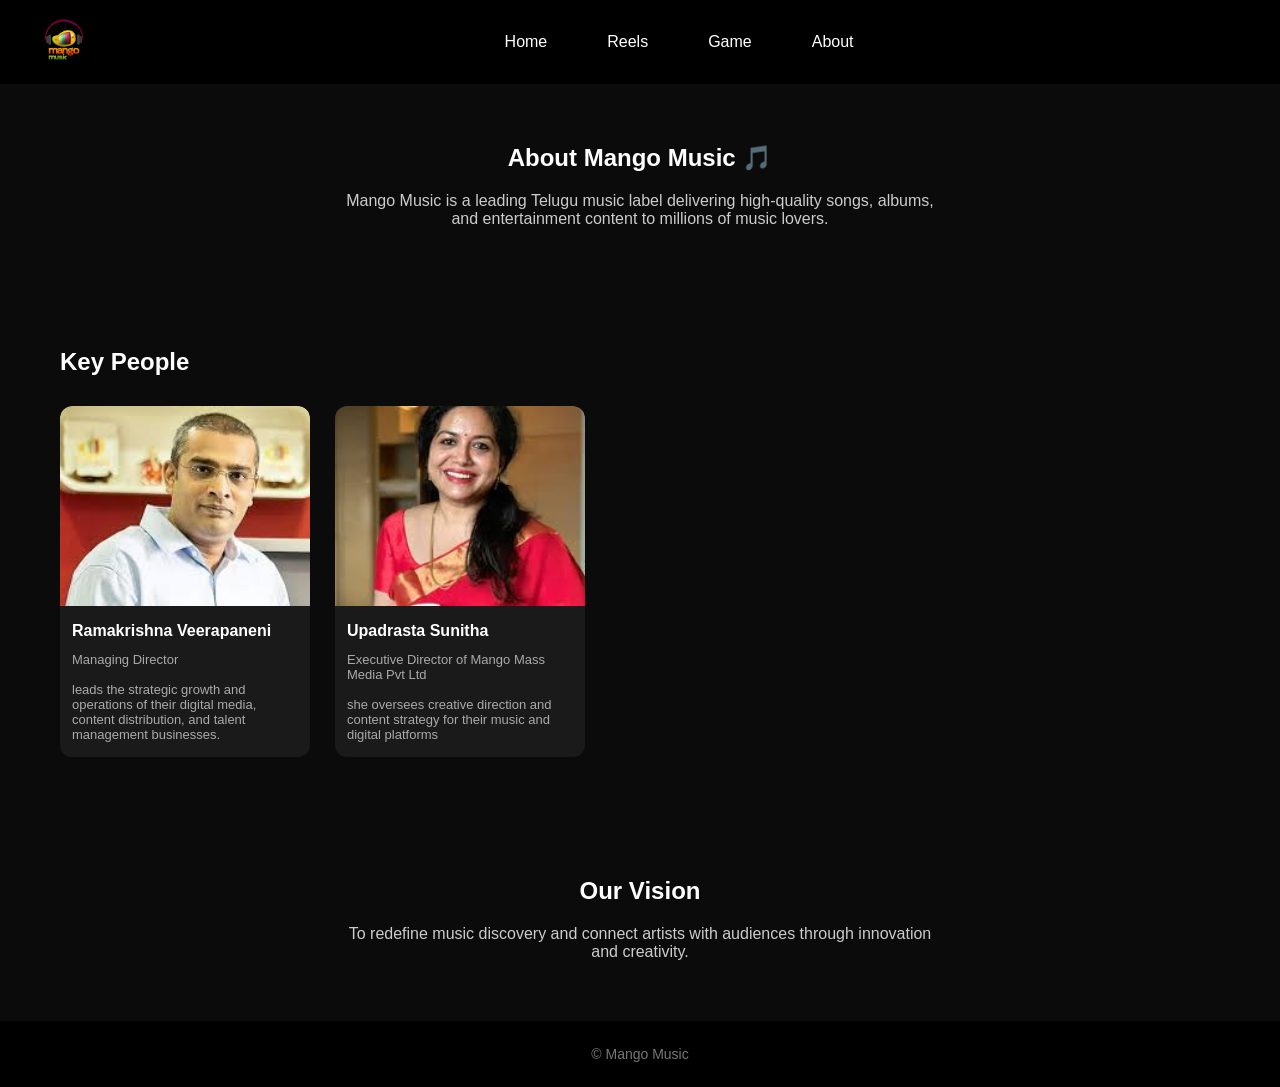
<file: about.html>
<!DOCTYPE html>
<html lang="en">
<head>
  <meta charset="UTF-8">
  <title>About - Mango Music</title>
  <link rel="stylesheet" href="style.css">
</head>

<body>

<!-- NAVBAR -->
<header class="navbar">
  <div class="logo-container">
    <img src="logo.png" alt="Logo">
  </div>

  <nav>
    <a href="index.html">Home</a>
    <a href="reels.html">Reels</a>
    <a href="game.html">Game</a>
    <a href="about.html">About</a>
  </nav>
</header>

<!-- ABOUT SECTION -->
<section class="about">
  <h1>About Mango Music 🎵</h1>
  <p>
    Mango Music is a leading Telugu music label delivering high-quality songs,
    albums, and entertainment content to millions of music lovers.
  </p>
</section>

<!-- TEAM SECTION -->
<section class="team">
  <h2>Key People</h2>

  <div class="cards">

    <!-- Ram -->
    <div class="card">
      <img src="ram.jpg" alt="Ram Veerapaneni">
      <h3>Ramakrishna Veerapaneni</h3>
      <p>Managing Director</p>
      <p>leads the strategic growth and operations of their digital media, content distribution, and talent management businesses.</p>
    </div>

    <!-- Sunitha -->
    <div class="card">
      <img src="sunitha.jpg" alt="Sunitha">
      <h3>Upadrasta Sunitha</h3>
      <p>Executive Director of Mango Mass Media Pvt Ltd</p>
      <p>she oversees creative direction and content strategy for their music and digital platforms</p>
    </div>

  </div>
</section>

<!-- VISION SECTION -->
<section class="about">
  <h2>Our Vision</h2>
  <p>
    To redefine music discovery and connect artists with audiences
    through innovation and creativity.
  </p>
</section>

<!-- FOOTER -->
<footer>
  <p>© Mango Music</p>
</footer>

</body>
</html>
</file>
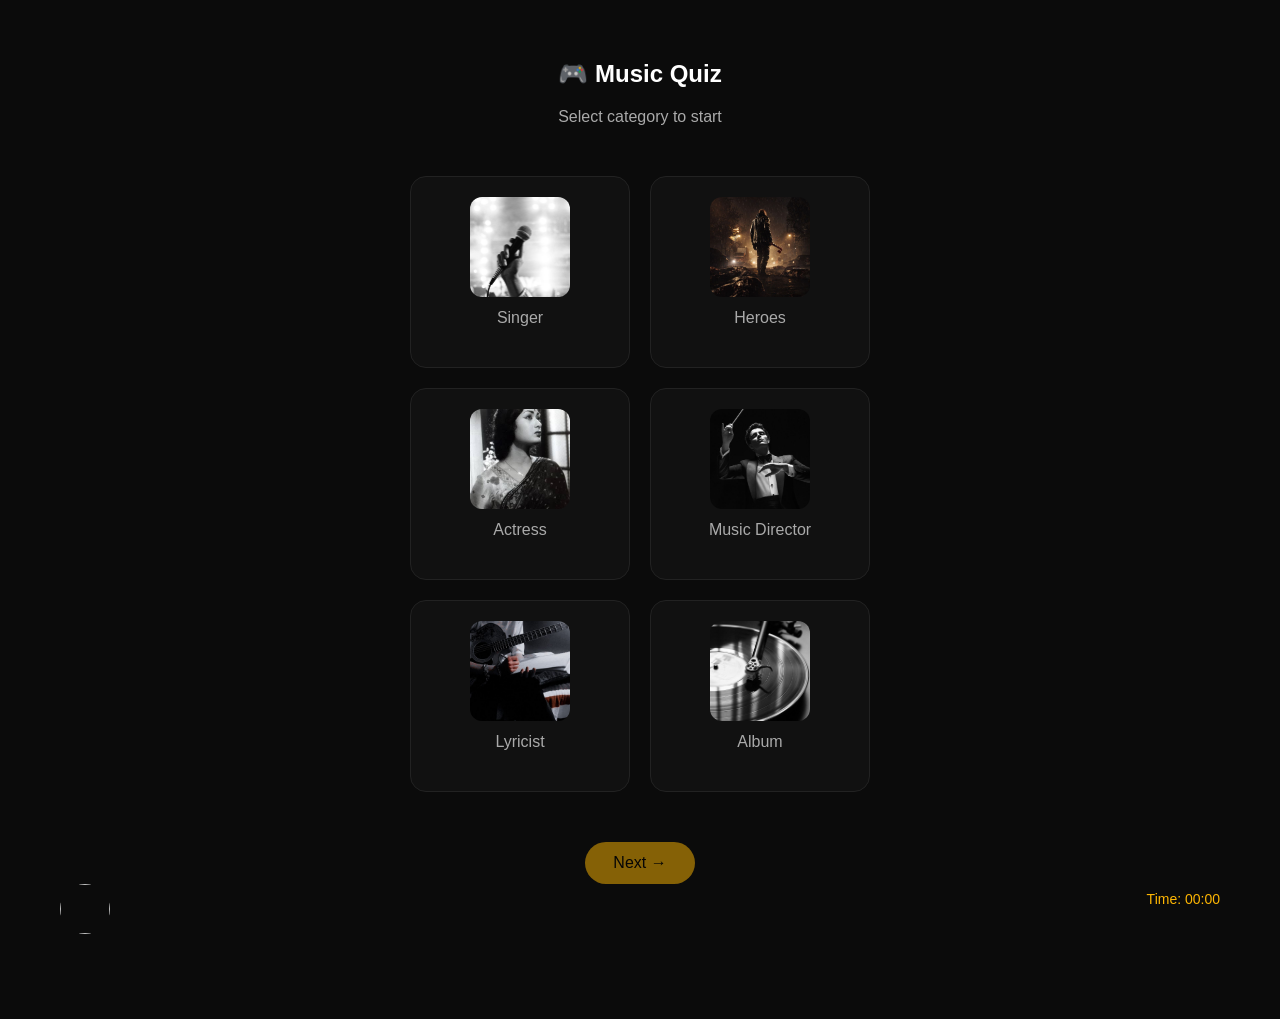
<file: game.html>
<link rel="stylesheet" href="style.css">
<body onload="showHome()"></body>
<section class="game">

  <h2>🎮 Music Quiz</h2>
  <p id="stepText">Select category to start</p>
 
  <!-- ========================= -->
  <!-- ✅ STEP 1: CATEGORY -->
  <!-- ========================= -->
  <div id="categorySection">

    <div class="category-grid">

      <div class="cat-card" onclick="selectCategory('singer', this)">
        <img src="singer.jpg">
        <p>Singer</p>
      </div>

      <div class="cat-card" onclick="selectCategory('heroes', this)">
        <img src="heros.jpg">
        <p>Heroes</p>
      </div>

      <div class="cat-card" onclick="selectCategory('actress', this)">
        <img src="actress.jpg">
        <p>Actress</p>
      </div>

      <div class="cat-card" onclick="selectCategory('composer', this)">
        <img src="composer.jpg">
        <p>Music Director</p>
      </div>

      <div class="cat-card" onclick="selectCategory('lyricist', this)">
        <img src="lyricist.jpg">
        <p>Lyricist</p>
      </div>

      <div class="cat-card" onclick="selectCategory('album', this)">
        <img src="album.jpg">
        <p>Album</p>
      </div>

    </div>

    <!-- NEXT BUTTON -->
    <div class="next-container">
      <button class="next-btn" onclick="goNext()" disabled>Next →</button>
    </div>

  </div>

  <!-- ========================= -->
  <!-- ✅ STEP 2: PERSON -->
  <!-- ========================= -->
  <div id="personSection" class="hidden">

    <h2 id="personTitle">Choose</h2>

    <input 
      type="text" 
      id="personSearch" 
      placeholder="Search..." 
      onkeyup="filterPersons()"
    >

    <div id="personList" class="person-grid"></div>

    <!-- BACK + NEXT -->
    <div class="person-actions">
      <button class="back-btn" onclick="goBack()">← Back</button>
      <button class="next-btn" onclick="startQuizFromPerson()" disabled>Next →</button>
    </div>

  </div>

  <!-- ========================= -->
  <!-- ✅ STEP 3: QUIZ -->
  <!-- ========================= -->
   <div class="quiz-header">
  <img id="quizPersonImg">
  <p id="timer">Time: 00:00</p>
</div>
<div id="quizArea" class="hidden">

  <h3 id="question"></h3>

  <button id="playBtn">▶ Play Audio</button>

  <div id="options"></div>
<p id="errorMsg" style="color:red;"></p>
  <!-- ✅ ADD HERE ONLY -->
  <div class="quiz-controls">
    
    <button onclick="nextQuestion()">Next →</button>
  </div>

</div>

  <!-- ========================= -->
  <!-- ✅ STEP 4: RESULT -->
  <!-- ========================= -->
  <div id="finalResult" class="hidden"></div>

</section>
<!-- ✅ SCRIPT MUST BE AT END -->
 <div id="resultBox" class="hidden result-box">
  <canvas id="confetti"></canvas>

  <div class="result-content">
    <img id="resultImg">
    <h2 id="resultName"></h2>

    <h1>🎉 Congratulations!</h1>
    <p>Quiz Completed</p>

    <h3 id="resultScore"></h3>
    <p id="resultTime"></p>
    <p id="resultQuote"></p>
     <p class="home-link" onclick="goHome()">← Go back to Categories</p>
  </div>
</div>

<div id="tournamentSection" style="display:none;">

  <h2>🔥 Weekly Tournament</h2>

  <div id="heroSelect" class="hero-select">

    <div class="hero-card" onclick="selectHero('allu')">
      <img src="hero1.jpg">
      <p>Allu Arjun</p>
    </div>

    <div class="vs-text">VS</div>

    <div class="hero-card" onclick="selectHero('nani')">
      <img src="hero2.jpg">
      <p>Nani</p>
    </div>

  </div>

  <div id="tournamentQuiz" style="display:none;">
    <h3 id="tQuestion"></h3>
    <div id="tOptions"></div>
    <p id="tTimer">Time: 30</p>
  </div>

</div>

<script src="script.js"></script>
</file>
<file: style.css>
/* RESET */
* {
  margin: 0;
  padding: 0;
  box-sizing: border-box;
}

body {
  font-family: 'Segoe UI', sans-serif;
  background-color: #0b0b0b;
  color: #ffffff;
}
.game p {
  margin-bottom: 20px;
}

#playBtn {
  margin-bottom: 25px;
}
 .category {
  display: flex;
  gap: 15px;
  justify-content: center;
  margin-bottom: 20px;
}

.person-list {
  display: flex;
  flex-wrap: wrap;
  gap: 20px;
  justify-content: center;
}

.person {
  text-align: center;
  cursor: pointer;
}

.person img {
  width: 120px;
  height: 120px;
  border-radius: 50%;

  object-fit: cover;
  object-position: top; /* 🔥 KEY FIX */

  border: 3px solid gold;
}

.person p {
  margin-top: 5px;
}

#options button {
  display: block;
  margin: 10px auto;
  width: 250px;
}
.category-grid {
  display: grid;
  grid-template-columns: repeat(2, 1fr);
  gap: 20px;
  padding: 20px;
}

/* CATEGORY GRID */
.category-grid {
  display: grid;
  grid-template-columns: repeat(2, 1fr);
  gap: 30px;
  max-width: 500px;
  margin: 30px auto;
}

/* CATEGORY CARD (BUTTON STYLE) */
/* ===== CATEGORY GRID ===== */
.category-grid {
  display: grid;
  grid-template-columns: repeat(2, 1fr);
  gap: 30px;
  max-width: 500px;
  margin: 30px auto;
}

/* ===== CATEGORY CARD ===== */
.cat-card {
  background: #111;
  padding: 20px;
  border-radius: 16px;
  cursor: pointer;
  border: 1px solid #222;
  transition: all 0.3s ease;
  text-align: center;
}

/* IMAGE */
.cat-card img {
  width: 100%;
  height: 150px;
  object-fit: cover;
  border-radius: 12px;
}

/* TEXT */
.cat-card p {
  margin-top: 12px;
  font-size: 16px;
}

/* HOVER */
.cat-card:hover {
  transform: scale(1.05);
  border: 1px solid #ffb400;
}
.cat-card img {
  pointer-events: none;
}
/* PERSON GRID */
.person-grid {
  display: grid;
  grid-template-columns: repeat(3, 1fr);
  gap: 25px;
  max-width: 500px;
  margin: 25px auto;
}

/* PERSON CARD */
.person {
  text-align: center;
  cursor: pointer;
  transition: 0.3s;
}

/* IMAGE */
.person img {
  width: 80px;
  height: 80px;
  border-radius: 50%;
  object-fit: cover;
  transition: 0.3s;
}

/* NAME */
.person p {
  margin-top: 8px;
  font-size: 14px;
}

/* HOVER */
.person:hover img {
  transform: scale(1.1);
}

/* ACTIVE (SELECTED) */
.person.active img {
  border: 3px solid #ffb703;
  box-shadow: 0 0 15px #ffb703;
  transform: scale(1.1);
}
/* NEXT BUTTON CONTAINER */
.next-container {
  display: flex;
  justify-content: center; /* center alignment */
  margin-top: 30px;
}

/* NEXT BUTTON */
.next-btn {
  background: #ffb703;
  color: black;
  border: none;
  padding: 12px 28px;
  border-radius: 30px;
  font-size: 16px;
  cursor: pointer;
  transition: 0.3s;
}

/* DISABLED STYLE (important fix) */
.next-btn:disabled {
  background: #ffb703; /* keep yellow */
  opacity: 0.5;        /* slightly faded */
  cursor: not-allowed;
}

/* HOVER */
/* ONLY ACTIVE BUTTON CAN HOVER */
.next-btn.active {
  opacity: 1;
  cursor: pointer;
  box-shadow: 0 0 15px #ffb703;
}

.next-btn.active:hover {
  transform: scale(1.05);
}
/* PERSON SECTION */
#personSection {
  text-align: center;
  margin-top: 30px;
}

/* SEARCH BOX */
#personSearch {
  padding: 10px;
  width: 250px;
  border-radius: 20px;
  border: none;
  margin: 15px 0;
}

/* GRID */
.person-grid {
  display: grid;
  grid-template-columns: repeat(3, 1fr);
  gap: 25px;
  max-width: 500px;
  margin: auto;
}

/* PERSON */
.person {
  cursor: pointer;
  text-align: center;
}

/* IMAGE */
.person img {
  width: 80px;
  height: 80px;
  border-radius: 50%;
  object-fit: cover;
}

/* ACTIVE */
.person.active img {
  border: 3px solid #ffb703;
  box-shadow: 0 0 15px #ffb703;
}
/* BUTTON CONTAINER */
.person-actions {
  display: flex;
  justify-content: center;
  gap: 20px;
  margin-top: 25px;
}

/* BACK BUTTON */
.back-btn {
  background: transparent;
  color: white;
  border: 1px solid #555;
  padding: 10px 22px;
  border-radius: 25px;
  cursor: pointer;
  transition: 0.3s;
}

.back-btn:hover {
  border-color: #ffb703;
  color: #ffb703;
}

/* NEXT BUTTON (PERSON SCREEN) */
.person-actions .next-btn {
  background: #ffb703;
  color: black;
  border: none;
  padding: 10px 22px;
  border-radius: 25px;
  opacity: 0.4;
  cursor: not-allowed;
  transition: 0.3s;
}

/* ACTIVE */
.person-actions .next-btn.active {
  opacity: 1;
  cursor: pointer;
  box-shadow: 0 0 12px #ffb703;
}
/* ✅ ACTIVE (IMPORTANT) */
.cat-card.active {
  border: 2px solid #ffb400;
  background: #1a1a1a;
  transform: scale(1.05);
  box-shadow: 0 0 20px rgba(255, 180, 0, 0.6);
}
.person-grid {
  display: grid;
  grid-template-columns: repeat(2, 1fr);
  gap: 20px;
  padding: 20px;
}

.person img {
  width: 80px;
  height: 80px;
  border-radius: 50%;
  object-fit: cover;
}

.hidden {
  display: none;
}
/* NAVBAR FIXED */
.navbar {
  display: flex;
  align-items: center;
  justify-content: space-between;
  padding: 15px 40px;
  background: #000;
}

/* LOGO */
.logo-container img {
  height: 45px;
}

/* SEARCH CENTER */
.search-container {
  flex: 1;
  display: flex;
  justify-content: center;
}

#searchInput {
  width: 300px;
  padding: 10px 15px;
  border-radius: 25px;
  border: none;
  outline: none;
}

/* NAV LINKS */
nav {
  display: flex;
  align-items: center;
}

nav a {
  color: white;
  margin-left: 25px;
  text-decoration: none;
  font-size: 16px;
}

nav a:hover {
  color: #ffb703;
}

.logo-container img {
  height: 50px;
}

nav a {
  color: #fff;
  margin-left: 30px;
  text-decoration: none;
  font-size: 16px;
  transition: 0.3s;
}

nav a:hover {
  color: #ffb703;
}
/* SEARCH BOX WITH ICON */
.search-box {
  position: relative;
  width: 300px;
}

.search-box input {
  width: 100%;
  padding: 10px 40px 10px 15px; /* space for icon */
  border-radius: 25px;
  border: none;
  outline: none;
}

.search-icon {
  position: absolute;
  right: 15px;
  top: 50%;
  transform: translateY(-50%);
  font-size: 16px;
  color: #555;
}
/* HERO SECTION */
.hero {
  height: 85vh;
  background: url('assets/images/hero.jpg') center/cover no-repeat;
  display: flex;
  align-items: center;
  justify-content: center;
  text-align: center;
  position: relative;
}

.hero::after {
  content: "";
  position: absolute;
  width: 100%;
  height: 100%;
  background: rgba(0,0,0,0.6);
  top: 0;
  left: 0;
}

.hero-content {
  position: relative;
  z-index: 2;
}

.hero h2 {
  font-size: 48px;
  margin-bottom: 15px;
}

.hero p {
  font-size: 18px;
  color: #ccc;
}

.hero button {
  margin-top: 25px;
  padding: 12px 25px;
  border: none;
  border-radius: 25px;
  background: #ffb703;
  color: #000;
  font-size: 16px;
  cursor: pointer;
  transition: 0.3s;
}

.hero button:hover {
  transform: scale(1.05);
}
.hero::after {
  background: rgba(0,0,0,0.6);
}
/* GENERAL SECTIONS */
section {
  padding: 60px;
}

h2 {
  margin-bottom: 20px;
}

/* CARDS (Trending + Team) */
.cards {
  display: flex;
  gap: 25px;
  flex-wrap: wrap;
}

.card {
  background: #1a1a1a;
  border-radius: 12px;
  overflow: hidden;
  width: 220px;
  transition: 0.3s;
  cursor: pointer;
}

.card:hover {
  transform: translateY(-8px);
}

.card img {
  width: 100%;
  height: 180px;
  object-fit: cover;
  object-position: top; /* IMPORTANT FIX */
  border-top-left-radius: 12px;
  border-top-right-radius: 12px;
}

.card h3 {
  margin: 12px;
  font-size: 16px;
}

.card p {
  margin: 0 12px 15px;
  font-size: 13px;
  color: #aaa;
}

/* MOOD SECTION */
/* MOOD GRID */
.mood-grid {
  display: flex;
  flex-wrap: wrap;
  gap: 15px;
  margin-top: 20px;
}

/* MOOD BUTTONS */
.mood-grid button {
  padding: 10px 18px;
  border-radius: 25px;
  border: 1px solid #333;
  background: transparent;
  color: #ccc;
  cursor: pointer;
  transition: 0.3s;
}

/* HOVER EFFECT */
.mood-grid button:hover {
  background: #ffb703;
  color: black;
  border-color: #ffb703;
}

/* GAME SECTION */
.game {
  text-align: center;
}

.game p {
  color: #aaa;
  margin-bottom: 20px;
}

.game-btn {
  background: #ffb703;
  padding: 12px 30px;
  border-radius: 30px;
  border: none;
  font-size: 16px;
  cursor: pointer;
  transition: 0.3s;
}

.game-btn:hover {
  transform: scale(1.05);
}

/* ABOUT PAGE */
.about {
  padding: 60px;
  text-align: center;
}

.about h1, .about h2 {
  margin-bottom: 20px;
}

.about p {
  max-width: 600px;
  margin: auto;
  color: #ccc;
}
/* SECTION WRAPPER */
.mood-section {
  padding: 60px 80px;
}

/* HEADING FIX */
.section-title {
  margin-bottom: 25px;
  font-size: 28px;
}

/* CENTER ALIGN GRID */
.mood-grid {
  display: flex;
  flex-wrap: wrap;
  gap: 15px;
  justify-content: center; /* 🔥 THIS FIXES LEFT ISSUE */
}

/* BUTTON STYLE */
.mood-grid button {
  padding: 10px 18px;
  border-radius: 25px;
  border: 1px solid #333;
  background: transparent;
  color: #ccc;
  cursor: pointer;
  transition: 0.3s;
}
/* AUTH BUTTONS */
.auth-buttons {
  display: flex;
  gap: 10px;
  margin-left: 20px;
}

.auth-buttons button {
  padding: 6px 12px;
  border-radius: 20px;
  border: 1px solid #333;
  background: transparent;
  color: #ccc;
  cursor: pointer;
  font-size: 12px;
}

.auth-buttons button:hover {
  background: #ffb703;
  color: black;
}
/* HOVER */
.mood-grid button:hover {
  background: #ffb703;
  color: black;
}
/* TEAM SECTION */
.team {
  padding: 60px;
}

.team h2 {
  margin-bottom: 30px;
}

.team .card {
  width: 250px;
}

.team img {
  height: 200px;
  object-fit: cover;
}
.next-container {
  display: flex;
  justify-content: center;
}

.person-actions {
  display: none;
  justify-content: center;
  gap: 20px;
}
#options button {
  display: block;
  margin: 12px auto;
  padding: 14px;
  width: 260px;
  border-radius: 30px;
  border: none;
  background: #1a1a1a;
  color: white;
  transition: 0.3s;
  font-size: 15px;
}

#options button:hover {
  transform: scale(1.05);
  background: #ffb703;
  color: black;
}

/* RESULT SCREEN */
.result-card {
  background: #111;
  padding: 30px;
  border-radius: 20px;
  text-align: center;
  box-shadow: 0 0 25px #ffb703;
}

.result-card h2 {
  margin-bottom: 20px;
}

.result-card button {
  margin-top: 20px;
  padding: 12px 25px;
  border-radius: 30px;
  border: none;
  background: #ffb703;
  cursor: pointer;
}

.quiz-header {
  display: flex;
  justify-content: space-between;
  align-items: center;
  margin-bottom: 20px;
}

#quizPersonImg {
  width: 50px;
  height: 50px;
  border-radius: 50%;
}

#timer {
  font-size: 14px;
  color: #ffb703;
}

/* LOGIN POPUP */
.login-popup {
  display: none;   /* 🔥 FIX */
  position: fixed;
  top: 0;
  left: 0;
  width: 100%;
  height: 100%;
  background: rgba(0,0,0,0.8);
  align-items: center;
  justify-content: center;
  z-index: 2000;
}

.login-box {
  background: #1a1a1a;
  padding: 40px;
  border-radius: 10px;
  text-align: center;
  width: 300px;
}

.google-btn {
  display: block;
  width: 100%;
  margin-top: 15px;
  padding: 12px;
  background: #4285F4;
  color: white;
  border: none;
  border-radius: 5px;
  cursor: pointer;
}

.guest-btn {
  display: block;
  width: 100%;
  margin-top: 10px;
  padding: 12px;
  background: #ffb703;
  border: none;
  border-radius: 5px;
  cursor: pointer;
}
/* GAME PAGE */
.game-section {
  text-align: center;
  padding: 60px;
}

.options {
  margin-top: 30px;
}

.options button {
  display: block;
  margin: 10px auto;
  padding: 12px 20px;
  width: 250px;
  border: none;
  border-radius: 8px;
  background: #1a1a1a;
  color: white;
  cursor: pointer;
  transition: 0.3s;
}

.options button:hover {
  background: #ffb703;
  color: black;
}
/* TABS */
.tabs {
  display: flex;
  gap: 20px;
  margin-bottom: 30px;
}

.tab {
  padding: 10px 20px;
  border: none;
  border-radius: 20px;
  background: #1a1a1a;
  color: white;
  cursor: pointer;
}

.tab.active {
  background: #ffb703;
  color: black;
}

/* TAB CONTENT */
.tab-content {
  display: flex;
  flex-wrap: wrap;
  gap: 25px;
}

.hidden {
  display: none;
}

/* VIEW MORE */
/* VIEW MORE FIXED CENTER */
.view-more {
  width: 100%;
  text-align: center;
  margin-top: 30px;
  color: #ffb703;
  font-weight: 500;
  cursor: pointer;
}
/* REELS PAGE */
.reels-container {
  height: 100vh;
  overflow-y: scroll;
  scroll-snap-type: y mandatory;
}

.reel {
  position: relative;
  height: 100vh;
  scroll-snap-align: start;
}

.reel video {
  width: 100%;
  height: 100%;
  object-fit: cover;
}

.reel-info {
  position: absolute;
  bottom: 40px;
  left: 20px;
}

.reel-info h3 {
  font-size: 20px;
}

.reel-info p {
  color: #ccc;
  margin-bottom: 10px;
}

.reel-info button {
  padding: 10px 20px;
  border: none;
  border-radius: 20px;
  background: #ffb703;
  cursor: pointer;
}
/* NAV RIGHT */
.nav-right {
  display: flex;
  align-items: center;
}

/* SEARCH BAR */
#searchInput {
  padding: 8px 12px;
  border-radius: 20px;
  border: none;
  margin-right: 20px;
  outline: none;
}
/* FOOTER */
footer {
  text-align: center;
  padding: 25px;
  background: #000;
  color: #777;
  font-size: 14px;
}
/* RESET */
* {
  margin: 0;
  padding: 0;
  box-sizing: border-box;
}

body {
  font-family: 'Segoe UI', sans-serif;
  background-color: #0b0b0b;
  color: #ffffff;
}
.game p {
  margin-bottom: 20px;
}

#playBtn {
  margin-bottom: 25px;
}
 .category {
  display: flex;
  gap: 15px;
  justify-content: center;
  margin-bottom: 20px;
}

.person-list {
  display: flex;
  flex-wrap: wrap;
  gap: 20px;
  justify-content: center;
}

.person {
  text-align: center;
  cursor: pointer;
}

.person img {
  width: 80px;
  height: 80px;
  border-radius: 50%;
  object-fit: cover;
}

.person p {
  margin-top: 5px;
}

#options button {
  display: block;
  margin: 10px auto;
  width: 250px;
}
.category-grid {
  display: grid;
  grid-template-columns: repeat(2, 1fr);
  gap: 20px;
  padding: 20px;
}

.cat-card {
  text-align: center;
  cursor: pointer;
}

.cat-card img {
  width: 100px;
  height: 100px;
  border-radius: 12px;
  object-fit: cover;
}

.person-grid {
  display: grid;
  grid-template-columns: repeat(3, 1fr);
  gap: 25px;
  justify-items: center;
}

.person-card img {
  width: 100px;
  height: 100px;
  border-radius: 50%;
  object-fit: cover;
}

.person img {
  width: 80px;
  height: 80px;
  border-radius: 50%;
  object-fit: cover;
}

.hidden {
  display: none;
}
/* NAVBAR FIXED */  
.navbar {
  display: flex;
  align-items: center;
  justify-content: space-between;
  padding: 15px 40px;
}
.navbar nav {
  display: flex;
  gap: 30px;
  justify-content: center;
  flex: 1;   /* 🔥 pushes to center */
}

.navbar nav a {
  text-decoration: none;
  color: white;
  font-weight: 500;
}

.logo-container img {
  height: 60px;   /* 🔥 increased */
  cursor: pointer;
}

.search-container {
  display: flex;
  justify-content: center;
  margin: 40px 0;
}

.search-box input {
  width: 400px;
  padding: 12px 20px;
  border-radius: 30px;
  border: none;
  outline: none;
}

/* SEARCH CENTER */
.search-container {
  flex: 1;
  display: flex;
  justify-content: center;
}
/* MENU ICON */
.menu-icon {
  font-size: 26px;
  cursor: pointer;
  color: white;
  margin-left: 20px;
}

/* SIDE MENU */
.side-menu {
  position: fixed;
  top: 0;
  right: -250px; /* hidden initially */
  width: 250px;
  height: 100%;
  background: #111;
  padding: 20px;
  transition: 0.3s;
  z-index: 999;
}

/* ACTIVE MENU */
.side-menu.active {
  right: 0;
}

/* MENU LINKS */
.side-menu a {
  display: block;
  color: white;
  padding: 12px 0;
  text-decoration: none;
  font-size: 18px;
}

/* CLOSE BUTTON */
.close-btn {
  font-size: 22px;
  margin-bottom: 20px;
  cursor: pointer;
}
#searchInput {
  width: 300px;
  padding: 10px 15px;
  border-radius: 25px;
  border: none;
  outline: none;
}

/* NAV LINKS */
nav {
  display: flex;
  align-items: center;
}

nav a {
  color: white;
  margin-left: 25px;
  text-decoration: none;
  font-size: 16px;
}

nav a:hover {
  color: #ffb703;
}

.logo-container img {
  height: 50px;
}

nav a {
  color: #fff;
  margin-left: 30px;
  text-decoration: none;
  font-size: 16px;
  transition: 0.3s;
}

nav a:hover {
  color: #ffb703;
}
/* SEARCH BOX WITH ICON */
.search-box {
  position: relative;
  width: 300px;
}

.search-box input {
  width: 100%;
  padding: 10px 40px 10px 15px; /* space for icon */
  border-radius: 25px;
  border: none;
  outline: none;
}

.search-icon {
  position: absolute;
  right: 15px;
  top: 50%;
  transform: translateY(-50%);
  font-size: 16px;
  color: #555;
}
/* HERO SECTION */
.hero {
  height: 85vh;
  background: url('assets/images/hero.jpg') center/cover no-repeat;
  display: flex;
  align-items: center;
  justify-content: center;
  text-align: center;
  position: relative;
}

.hero::after {
  content: "";
  position: absolute;
  width: 100%;
  height: 100%;
  background: rgba(0,0,0,0.6);
  top: 0;
  left: 0;
}

.hero-content {
  position: relative;
  z-index: 2;
}

.hero h2 {
  font-size: 48px;
  margin-bottom: 15px;
}

.hero p {
  font-size: 18px;
  color: #ccc;
}

.hero button {
  margin-top: 25px;
  padding: 12px 25px;
  border: none;
  border-radius: 25px;
  background: #ffb703;
  color: #000;
  font-size: 16px;
  cursor: pointer;
  transition: 0.3s;
}

.hero button:hover {
  transform: scale(1.05);
}
.hero::after {
  background: rgba(0,0,0,0.6);
}
/* GENERAL SECTIONS */
section {
  padding: 60px;
}

h2 {
  margin-bottom: 20px;
}

/* CARDS (Trending + Team) */
.cards {
  display: flex;
  gap: 25px;
  flex-wrap: wrap;
}

.card {
  background: #1a1a1a;
  border-radius: 12px;
  overflow: hidden;
  width: 220px;
  transition: 0.3s;
  cursor: pointer;
}

.card:hover {
  transform: translateY(-8px);
}

.card img {
  width: 100%;
  height: 180px;
  object-fit: cover;
  object-position: top; /* IMPORTANT FIX */
  border-top-left-radius: 12px;
  border-top-right-radius: 12px;
}

.card h3 {
  margin: 12px;
  font-size: 16px;
}

.card p {
  margin: 0 12px 15px;
  font-size: 13px;
  color: #aaa;
}

/* MOOD SECTION */
/* MOOD GRID */
.mood-grid {
  display: flex;
  flex-wrap: wrap;
  gap: 15px;
  margin-top: 20px;
}

/* MOOD BUTTONS */
.mood-grid button {
  padding: 10px 18px;
  border-radius: 25px;
  border: 1px solid #333;
  background: transparent;
  color: #ccc;
  cursor: pointer;
  transition: 0.3s;
}

/* HOVER EFFECT */
.mood-grid button:hover {
  background: #ffb703;
  color: black;
  border-color: #ffb703;
}

/* GAME SECTION */
.game {
  text-align: center;
}

.game p {
  color: #aaa;
  margin-bottom: 20px;
}

.game-btn {
  background: #ffb703;
  padding: 12px 30px;
  border-radius: 30px;
  border: none;
  font-size: 16px;
  cursor: pointer;
  transition: 0.3s;
}

.game-btn:hover {
  transform: scale(1.05);
}

/* ABOUT PAGE */
.about {
  padding: 60px;
  text-align: center;
}

.about h1, .about h2 {
  margin-bottom: 20px;
}

.about p {
  max-width: 600px;
  margin: auto;
  color: #ccc;
}
/* SECTION WRAPPER */
.mood-section {
  padding: 60px 80px;
}

/* HEADING FIX */
.section-title {
  margin-bottom: 25px;
  font-size: 28px;
}

/* CENTER ALIGN GRID */
.mood-grid {
  display: flex;
  flex-wrap: wrap;
  gap: 15px;
  justify-content: center; /* 🔥 THIS FIXES LEFT ISSUE */
}

/* BUTTON STYLE */
.mood-grid button {
  padding: 10px 18px;
  border-radius: 25px;
  border: 1px solid #333;
  background: transparent;
  color: #ccc;
  cursor: pointer;
  transition: 0.3s;
}
/* AUTH BUTTONS */
.auth-buttons {
  display: flex;
  gap: 10px;
  margin-left: 20px;
}

.auth-buttons button {
  padding: 6px 12px;
  border-radius: 20px;
  border: 1px solid #333;
  background: transparent;
  color: #ccc;
  cursor: pointer;
  font-size: 12px;
}

.auth-buttons button:hover {
  background: #ffb703;
  color: black;
}
/* HOVER */
.mood-grid button:hover {
  background: #ffb703;
  color: black;
}
/* TEAM SECTION */
.team {
  padding: 60px;
}

.team h2 {
  margin-bottom: 30px;
}

.team .card {
  width: 250px;
}

.team img {
  height: 200px;
  object-fit: cover;
}



.login-box {
  background: #1a1a1a;
  padding: 40px;
  border-radius: 10px;
  text-align: center;
  width: 300px;
}

.google-btn {
  display: block;
  width: 100%;
  margin-top: 15px;
  padding: 12px;
  background: #4285F4;
  color: white;
  border: none;
  border-radius: 5px;
  cursor: pointer;
}

.guest-btn {
  display: block;
  width: 100%;
  margin-top: 10px;
  padding: 12px;
  background: #ffb703;
  border: none;
  border-radius: 5px;
  cursor: pointer;
}
/* GAME PAGE */
.game-section {
  text-align: center;
  padding: 60px;
}

.options {
  margin-top: 30px;
}

.options button {
  display: block;
  margin: 10px auto;
  padding: 12px 20px;
  width: 250px;
  border: none;
  border-radius: 8px;
  background: #1a1a1a;
  color: white;
  cursor: pointer;
  transition: 0.3s;
}

.options button:hover {
  background: #ffb703;
  color: black;
}
/* TABS */
.tabs {
  display: flex;
  gap: 20px;
  margin-bottom: 30px;
}

.tab {
  padding: 10px 20px;
  border: none;
  border-radius: 20px;
  background: #1a1a1a;
  color: white;
  cursor: pointer;
}

.tab.active {
  background: #ffb703;
  color: black;
}

#playerSection {
  margin-top: 30px;
  text-align: center;
}

#ytPlayer {
  width: 80%;
  max-width: 600px;
  border-radius: 15px;
}


.close-btn {
  font-size: 24px;        /* smaller size */
  color: white;           /* white cross */
  cursor: pointer;
  text-align: right;
  margin-bottom: 20px;

  background: none;       /* ❌ remove red circle */
  border: none;           /* no border */
}

.player {
  position: fixed;
  bottom: 20px;
  right: 20px;
  width: 400px;
  height: 225px;
  background: #000;
  border-radius: 12px;
  overflow: hidden;
  z-index: 999;
}

.player iframe {
  width: 100%;
  height: 100%;
}

.hidden {
  display: none;
}

.close-player {
  position: absolute;
  top: 5px;
  right: 10px;
  color: white;
  cursor: pointer;
  z-index: 10;
  font-size: 18px;
}

.game-buttons {
  display: flex;
  justify-content: center;   /* center both */
  gap: 20px;                 /* space between buttons */
  margin-top: 20px;
}

/* Start Playing button */
.start-btn {
  background: #ffb400;
  padding: 12px 28px;
  border-radius: 30px;
  border: none;
  font-size: 16px;
  cursor: pointer;
}

.tournament-btn {
  background: #ffb400;   /* same as Start */
  color: black;
  padding: 12px 28px;
  border-radius: 30px;
  border: none;
  font-size: 16px;
  cursor: pointer;
}

/* 👇 shift slightly left */
.game-buttons {
  display: flex;
  justify-content: center;
  gap: 35px;              /* 🔥 increased spacing */
  margin-top: 20px;
  transform: translateX(-20px);
}

.hero-select {
  display: flex;
  align-items: center;
  justify-content: center;
  gap: 40px;
  margin-top: 30px;
}

.hero-card {
  text-align: center;
  cursor: pointer;
}

.hero-card img {
  width: 120px;
  height: 120px;
  border-radius: 50%;
  object-fit: cover;
  border: 3px solid gold;
}

.vs-text {
  font-size: 28px;
  font-weight: bold;
  color: gold;
}

#tOptions button {
  display: block;
  margin: 10px auto;
  padding: 10px 20px;
}

#tournamentSection {
  display: flex;
  flex-direction: column;
  align-items: center;
  justify-content: center;
}

.tournament-container {
  text-align: center;
  width: 100%;
}

.hero-row {
  display: flex;
  justify-content: center;
  align-items: center;
  gap: 40px;
}

#tournamentQuiz {
  text-align: center;
  margin-top: 40px;
}

.question-box {
  font-size: 22px;
  margin-bottom: 20px;
}

.options {
  display: flex;
  flex-direction: column;
  align-items: center;
  gap: 15px;
}

.option-btn {
  padding: 12px 25px;
  border-radius: 10px;
  border: none;
  cursor: pointer;
  width: 200px;
  font-size: 16px;
}

.option-btn.correct {
  background: green;
  color: white;
}

.option-btn.wrong {
  background: red;
  color: white;
}

#tournamentSection {
  display: flex;
  flex-direction: column;
  align-items: center;   /* 🔥 center horizontally */
  justify-content: center;
  text-align: center;
  width: 100%;
}

.hero-select {
  display: flex;
  align-items: center;
  justify-content: center;  /* 🔥 center hero cards */
  gap: 60px;                /* space between */
  margin-top: 40px;
}

.hero-card {
  text-align: center;
}

.vs-text {
  font-size: 28px;
  font-weight: bold;
  color: #ffd700;
}
#tournamentSection h2 {
  text-align: center;
  width: 100%;
}

/* TAB CONTENT */
.tab-content {
  display: flex;
  flex-wrap: wrap;
  gap: 25px;
}

.hidden {
  display: none;
}

.filter-buttons {
  position: relative;
  z-index: 5; /* 🔥 bring buttons to front */
}

.filter-buttons button {
  cursor: pointer;
  pointer-events: auto;
}

#confetti, canvas {
  pointer-events: none; /* 🔥 prevents blocking clicks */
}

button {
  position: relative;
  z-index: 10;
}

.filter-buttons button:hover {
  transform: scale(1.05);
}

/* VIEW MORE */
.mood-btn.active-mood {
  background: gold;
  color: black;
  transform: scale(1.05);
}

.mood-actions {
  margin-top: 20px;
  text-align: center;
}

.mood-actions button {
  margin: 10px;
  padding: 12px 20px;
  border-radius: 25px;
  border: none;
  cursor: pointer;
  font-weight: bold;
}

#moodActions button:disabled,
.mood-actions button:disabled {
  opacity: 1; /* keep text visible */
  cursor: not-allowed;
  background: #333;
  color: #aaa; /* visible text */
  border: 1px solid #555;
}

.mood-actions button {
  background: #111;
  color: white;
  border: 1px solid gold;
}
/* VIEW MORE FIXED CENTER */
.view-more {
  width: 100%;
  text-align: center;
  margin-top: 30px;
  color: #ffb703;
  font-weight: 500;
  cursor: pointer;
}
/* REELS PAGE */
.reels-container {
  height: 100vh;
  overflow-y: scroll;
  scroll-snap-type: y mandatory;
}

.reel {
  position: relative;
  height: 100vh;
  scroll-snap-align: start;
}

.reel video {
  width: 100%;
  height: 100%;
  object-fit: cover;
}

.reel-info {
  position: absolute;
  bottom: 40px;
  left: 20px;
}

.reel-info h3 {
  font-size: 20px;
}

.reel-info p {
  color: #ccc;
  margin-bottom: 10px;
}

.reel-info button {
  padding: 10px 20px;
  border: none;
  border-radius: 20px;
  background: #ffb703;
  cursor: pointer;
}
/* NAV RIGHT */
.nav-right {
  display: flex;
  align-items: center;
}

/* SEARCH BAR */
#searchInput {
  padding: 8px 12px;
  border-radius: 20px;
  border: none;
  margin-right: 20px;
  outline: none;
}
/* FOOTER */
footer {
  text-align: center;
  padding: 25px;
  background: #000;
  color: #777;
  font-size: 14px;
}

/* RESPONSIVE */
@media (max-width: 768px) {
  .navbar {
    padding: 15px 20px;
  }

  section {
    padding: 40px 20px;
  }

  .hero h2 {
    font-size: 28px;
  }

  .cards {
    justify-content: center;
  }
}
#playBtn {
  margin-top: 12px;
  padding: 8px 14px;
  border-radius: 8px;
  background: #222;
  color: white;
  border: none;
  cursor: pointer;
}
.quiz-header {
  display: flex;
  justify-content: space-between;
  align-items: center;
  margin-bottom: 25px;
}

#personImage {
  width: 60px;
  height: 60px;
  border-radius: 50%;
  object-fit: cover;
  border: 3px solid gold;
}
#options button {
  display: block;
  width: 320px;
  margin: 12px auto;
  padding: 14px;
  border-radius: 25px;
  border: none;
  background: #1f1f1f;
  color: white;
  font-size: 16px;
  cursor: pointer;
  transition: 0.3s;
}

#options button:hover {
  background: gold;
  color: black;
}
.quiz-controls {
  margin-top: 25px;
  display: flex;
  justify-content: center;
  gap: 20px;
}

.quiz-controls button {
  padding: 12px 25px;
  border-radius: 25px;
  border: none;
  background: gold;
  color: black;
  font-weight: bold;
  cursor: pointer;
}
.result-screen {
  position: fixed;
  top: 0;
  left: 0;
  width: 100%;
  height: 100%;
  background: #000;
  display: flex;
  justify-content: center;
  align-items: center;
  z-index: 999;
}

.hidden {
  display: none;
}

.result-card {
  text-align: center;
  color: white;
  background: #111;
  padding: 30px;
  border-radius: 20px;
  box-shadow: 0 0 40px gold;
}

.result-img {
  width: 120px;
  height: 120px;
  border-radius: 50%;
  border: 4px solid gold;
  margin-bottom: 10px;
}

.restart-btn {
  margin-top: 20px;
  padding: 12px 25px;
  background: gold;
  border: none;
  border-radius: 25px;
  cursor: pointer;
}
.result-box {
  position: fixed;
  top: 0;
  left: 0;

  width: 100vw;
  height: 100vh;

  display: flex;
  justify-content: center;
  align-items: center;

  background: rgba(0,0,0,0.95);
  z-index: 999;

  overflow: hidden; /* important */
}

#confetti {
  position: absolute;
  top: 0;
  left: 0;
  width: 100%;
  height: 100%;
  z-index: 0;
}

.hidden {
  display: none;
}


.result-content {
  position: relative;
  z-index: 2; /* above confetti */

  width: 90%;
  max-width: 400px;
  margin: 0 auto;

  text-align: center;
  background: #111;
  padding: 30px;
  border-radius: 20px;
  box-shadow: 0 0 40px gold;
}
#confetti {
  pointer-events: none; /* 🔥 THIS FIXES CLICK ISSUE */
}
#resultImg {
  width: 120px;
  height: 120px;
  border-radius: 50%;
  border: 4px solid gold;
}

.home-link {
  margin-top: 15px;
  font-size: 14px;
  color: #ffd700;
  cursor: pointer;
  opacity: 0.8;
  transition: 0.3s;
}

.home-link:hover {
  opacity: 1;
  text-decoration: underline;
}
.home-link {
  margin-top: 15px;
  font-size: 14px;
  color: #ffd700;
  cursor: pointer;
  opacity: 0.9;
  transition: 0.3s;

  position: relative;
  z-index: 2; /* 🔥 VERY IMPORTANT */
}

.home-link:hover {
  opacity: 1;
  text-decoration: underline;
}
/* RESPONSIVE */
@media (max-width: 768px) {
  .navbar {
    padding: 15px 20px;
  }

  section {
    padding: 40px 20px;
  }

  .hero h2 {
    font-size: 28px;
  }

  .cards {
    justify-content: center;
  }
}
</file>
